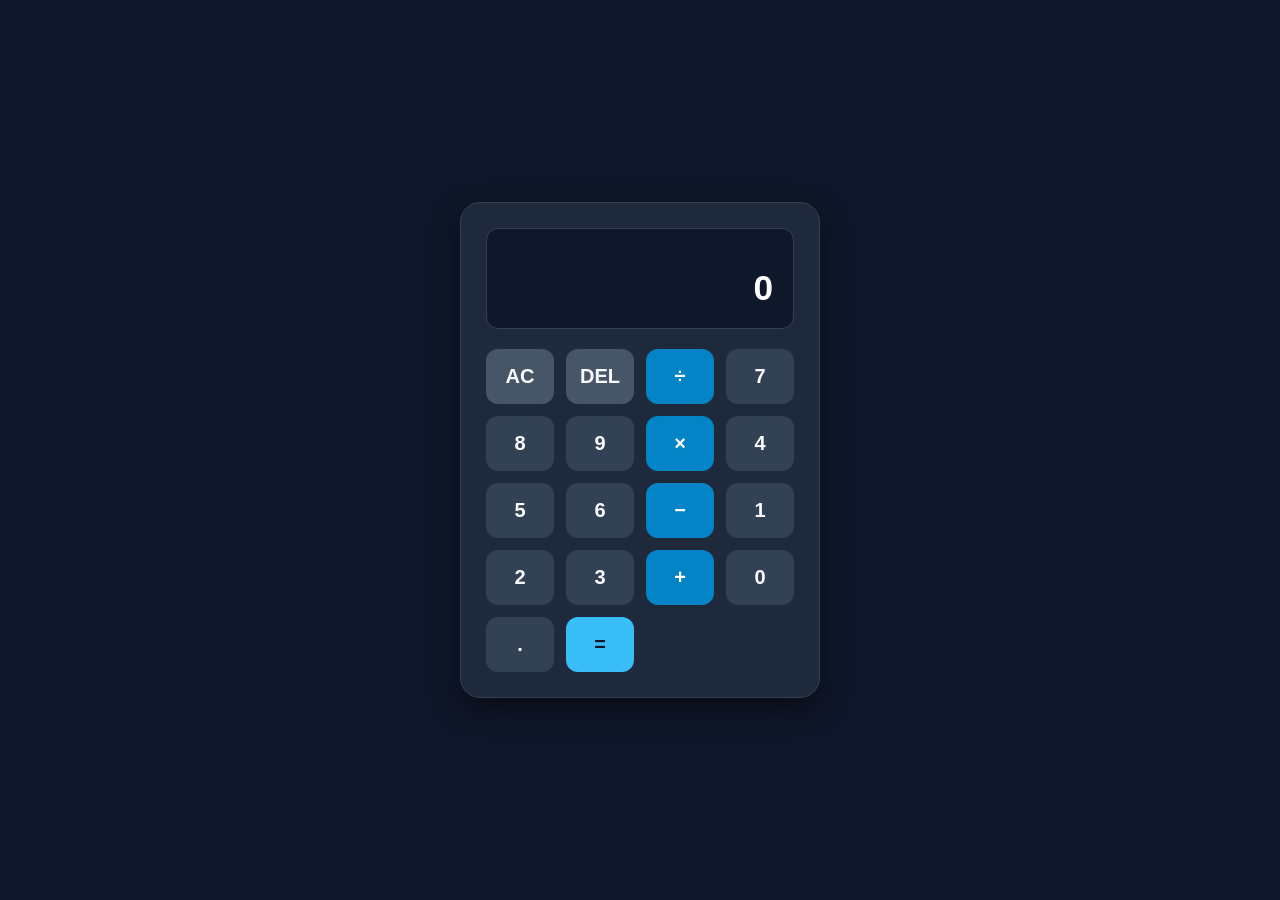
<file: index.html>
<!DOCTYPE html>
<html lang="en">
<head>
  <meta charset="UTF-8">
  <meta name="viewport" content="width=device-width, initial-scale=1.0">
  <title>Calculator - CodeAlpha Task 2</title>
  <link rel="stylesheet" href="style.css">
</head>
<body>

  <div class="calculator-container">
    <div class="calculator">
      <!-- Display Screen -->
      <div class="display">
        <div class="previous-operand" id="previousOperand"></div>
        <div class="current-operand" id="currentOperand">0</div>
      </div>

      <!-- Keypad Buttons -->
      <div class="buttons-grid">
        <button class="btn action-btn" id="clearBtn">AC</button>
        <button class="btn action-btn" id="deleteBtn">DEL</button>
        <button class="btn operator-btn" data-operator="÷">÷</button>

        <button class="btn number-btn">7</button>
        <button class="btn number-btn">8</button>
        <button class="btn number-btn">9</button>
        <button class="btn operator-btn" data-operator="×">×</button>

        <button class="btn number-btn">4</button>
        <button class="btn number-btn">5</button>
        <button class="btn number-btn">6</button>
        <button class="btn operator-btn" data-operator="-">−</button>

        <button class="btn number-btn">1</button>
        <button class="btn number-btn">2</button>
        <button class="btn number-btn">3</button>
        <button class="btn operator-btn" data-operator="+">+</button>

        <button class="btn number-btn zero-btn">0</button>
        <button class="btn number-btn">.</button>
        <button class="btn equals-btn" id="equalsBtn">=</button>
      </div>
    </div>
  </div>

  <script src="script.js"></script>
</body>
</html>
</file>
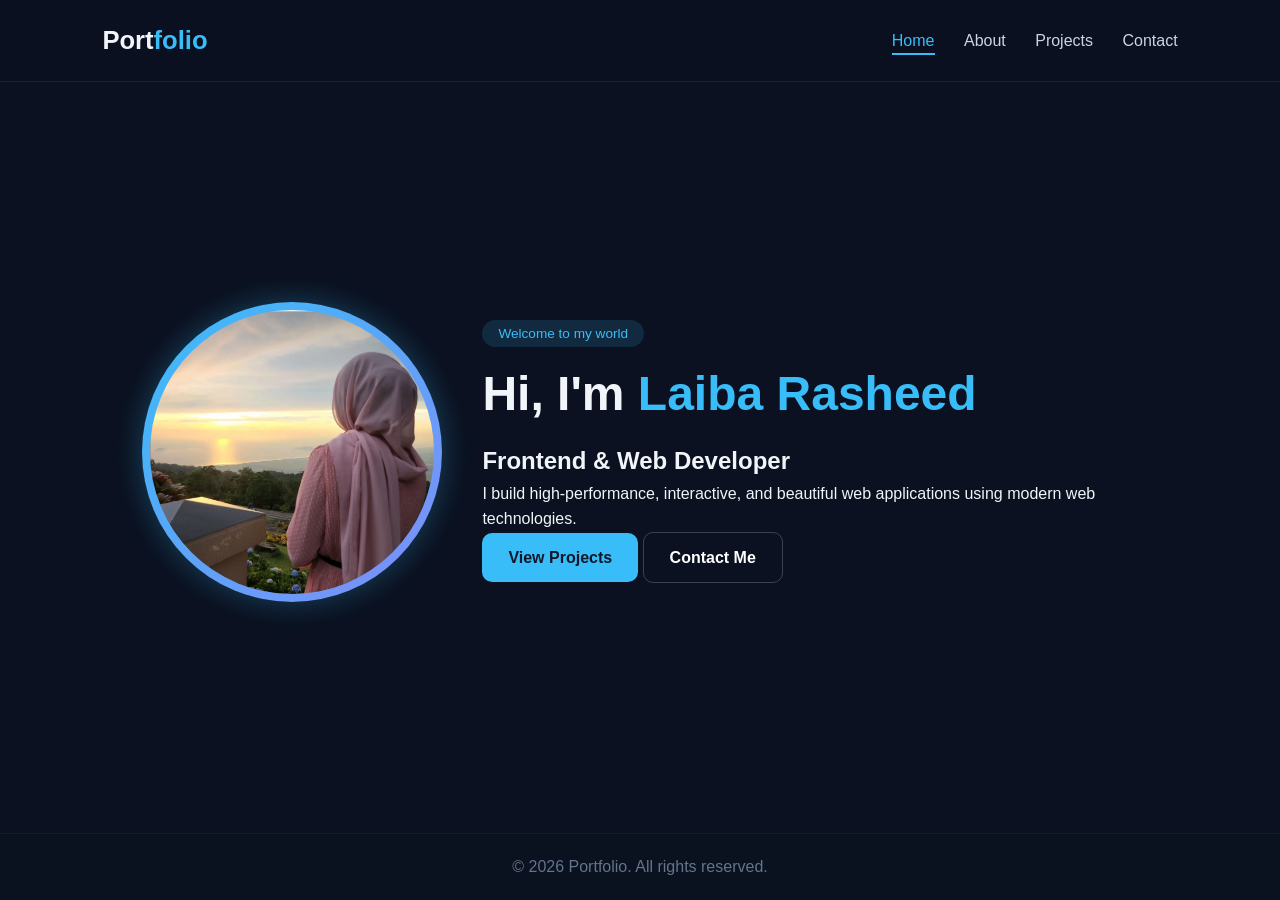
<file: Task 3/index.html>
<!DOCTYPE html>
<html lang="en">
<head>
    <meta charset="UTF-8">
    <meta name="viewport" content="width=device-width, initial-scale=1.0">
    <title>Home | My Portfolio</title>
    <link rel="stylesheet" href="style.css">
</head>
<body>
    <header>
        <div class="logo">Port<span>folio</span></div>
        <nav>
            <a href="index.html" class="nav-link active">Home</a>
            <a href="about.html" class="nav-link">About</a>
            <a href="projects.html" class="nav-link">Projects</a>
            <a href="contact.html" class="nav-link">Contact</a>
        </nav>
    </header>

    <section class="hero-section">
        <!-- Background Overlay for Dark Tint/Readability -->
        <div class="hero-bg-overlay"></div>

        <div class="hero-image">
            <div class="img-box">
                <img src="pick.jpg" alt="Profile Picture">
            </div>
        </div>
        <div class="hero-content">
            <span class="badge">Welcome to my world</span>
            <h1>Hi, I'm <span class="highlight">Laiba Rasheed</span></h1>
            <h2>Frontend & Web Developer</h2>
            <p>I build high-performance, interactive, and beautiful web applications using modern web technologies.</p>
            <div class="hero-btns">
                <a href="projects.html" class="btn btn-primary">View Projects</a>
                <a href="contact.html" class="btn btn-secondary">Contact Me</a>
            </div>
        </div>
    </section>

    <footer>
        <p>&copy; 2026 Portfolio. All rights reserved.</p>
    </footer>
</body>
</html>
</file>
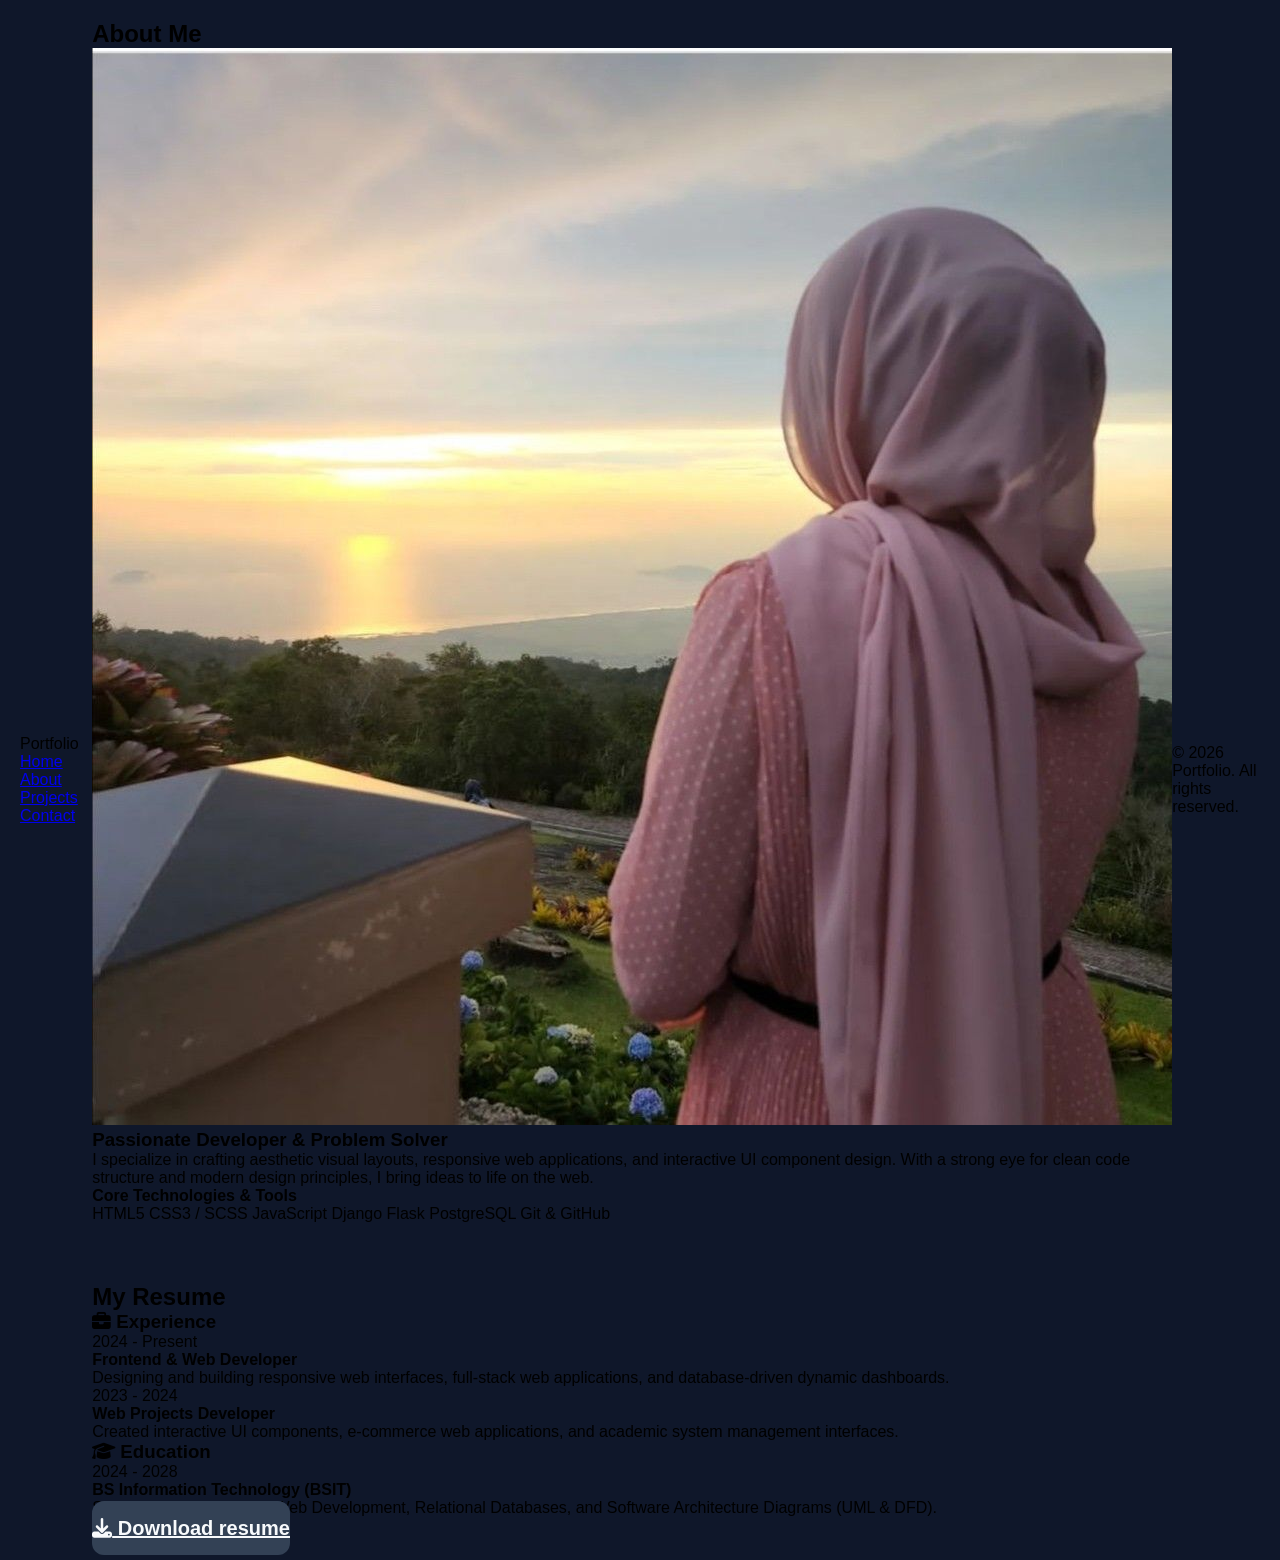
<file: about.html>
<!DOCTYPE html>
<html lang="en">
<head>
    <meta charset="UTF-8">
    <meta name="viewport" content="width=device-width, initial-scale=1.0">
    <title>About & Experience | My Portfolio</title>
    <!-- Font Awesome Icons -->
    <link rel="stylesheet" href="https://cdnjs.cloudflare.com/ajax/libs/font-awesome/6.4.0/css/all.min.css">
    <link rel="stylesheet" href="style.css">
</head>
<body>

    <!-- Header Navigation -->
    <header>
        <div class="logo">Port<span>folio</span></div>
        <nav>
            <a href="index.html" class="nav-link">Home</a>
            <a href="about.html" class="nav-link active">About</a>
            <a href="projects.html" class="nav-link">Projects</a>
            <a href="contact.html" class="nav-link">Contact</a>
        </nav>
    </header>

    <section class="page-container">
        <h2 class="section-title">About <span>Me</span></h2>
        
        <!-- 1. Bio & Skills Section with Left Profile Image -->
        <div class="about-card">
            <div class="profile-img-box">
                <img src="pick.jpg" alt="Profile Picture">
            </div>

            <div class="about-content">
                <h3>Passionate Developer & Problem Solver</h3>
                <p>I specialize in crafting aesthetic visual layouts, responsive web applications, and interactive UI component design. With a strong eye for clean code structure and modern design principles, I bring ideas to life on the web.</p>
                
                <div class="skills-section">
                    <h4>Core Technologies & Tools</h4>
                    <div class="skill-tags">
                        <span>HTML5</span>
                        <span>CSS3 / SCSS</span>
                        <span>JavaScript</span>
                        <span>Django</span>
                        <span>Flask</span>
                        <span>PostgreSQL</span>
                        <span>Git & GitHub</span>
                    </div>
                </div>
            </div>
        </div>

        <!-- 2. Integrated Resume / Experience Section -->
        <h2 class="section-title" style="margin-top: 60px;">My <span>Resume</span></h2>
        
        <div class="resume-container">
            <!-- Experience Timeline -->
            <div class="timeline">
                <h3><i class="fa-solid fa-briefcase"></i> Experience</h3>
                <div class="timeline-item">
                    <span class="date">2024 - Present</span>
                    <h4>Frontend & Web Developer</h4>
                    <p>Designing and building responsive web interfaces, full-stack web applications, and database-driven dynamic dashboards.</p>
                </div>
                <div class="timeline-item">
                    <span class="date">2023 - 2024</span>
                    <h4>Web Projects Developer</h4>
                    <p>Created interactive UI components, e-commerce web applications, and academic system management interfaces.</p>
                </div>
            </div>

            <!-- Education Timeline -->
            <div class="timeline">
                <h3><i class="fa-solid fa-graduation-cap"></i> Education</h3>
                <div class="timeline-item">
                    <span class="date">2024 - 2028</span>
                    <h4>BS Information Technology (BSIT)</h4>
                    <p>Specializing in Front-End Web Development, Relational Databases, and Software Architecture Diagrams (UML & DFD).</p>
                </div>
            </div>
        </div>

        <!-- Resume Download Button -->
       <div class="resume-download">
    <a href="resume.pdf" download="My_Resume.pdf" class="btn btn-primary">
        <i class="fas fa-download"></i> Download resume
    </a>
</div>
    </section>

    <!-- Footer -->
    <footer>
        <p>&copy; 2026 Portfolio. All rights reserved.</p>
    </footer>

</body>
</html>
</file>
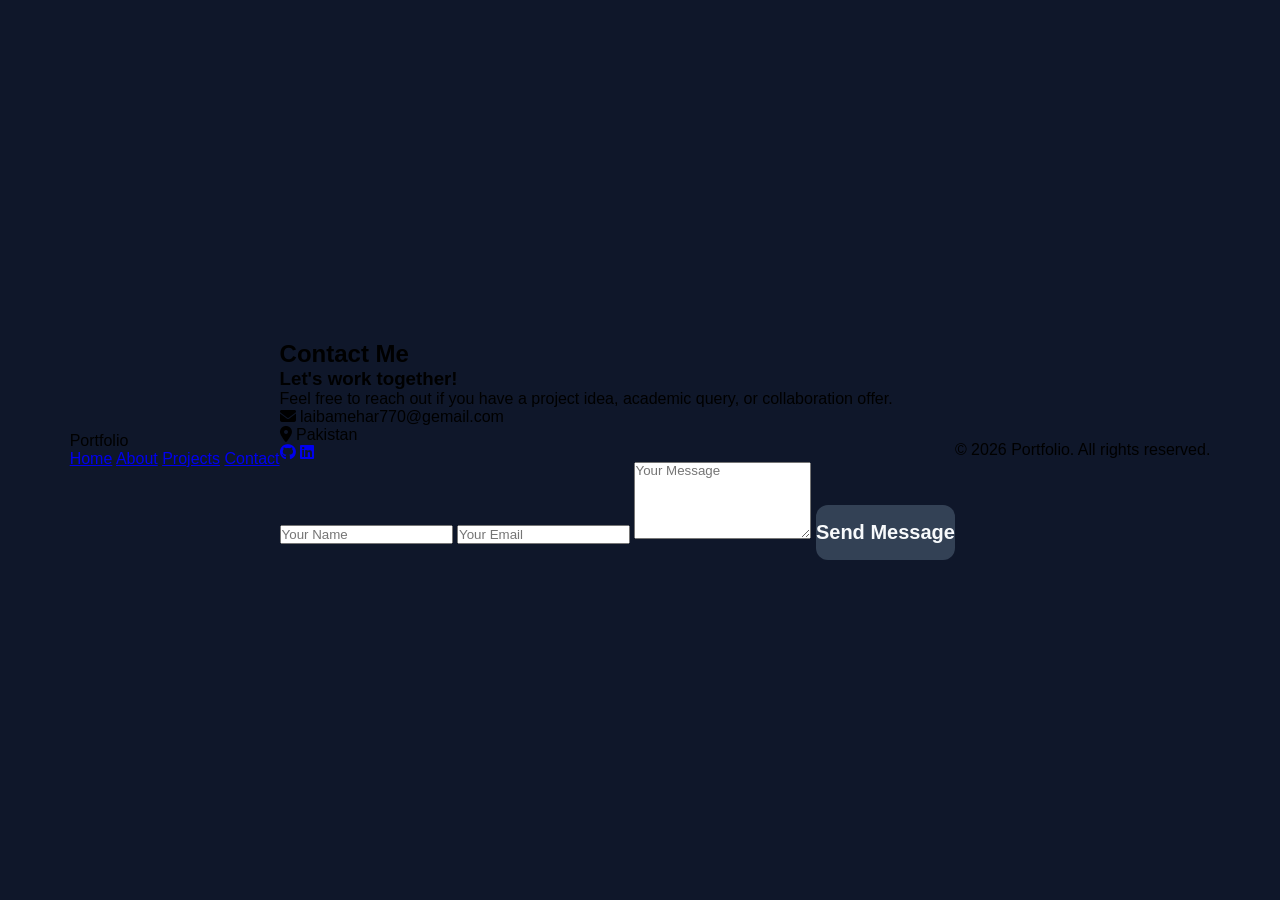
<file: contact.html>
<!DOCTYPE html>
<html lang="en">
<head>
    <meta charset="UTF-8">
    <meta name="viewport" content="width=device-width, initial-scale=1.0">
    <title>Contact Me | My Portfolio</title>
    <link rel="stylesheet" href="https://cdnjs.cloudflare.com/ajax/libs/font-awesome/6.4.0/css/all.min.css">
    <link rel="stylesheet" href="style.css">
</head>
<body>
    <header>
        <div class="logo">Port<span>folio</span></div>
        <nav>
            <a href="index.html" class="nav-link">Home</a>
            <a href="about.html" class="nav-link">About</a>
            <a href="projects.html" class="nav-link">Projects</a>
            <a href="contact.html" class="nav-link active">Contact</a>
        </nav>
    </header>

    <section class="page-container">
        <h2 class="section-title">Contact <span>Me</span></h2>
        <div class="contact-container">
            <div class="contact-info">
                <h3>Let's work together!</h3>
                <p>Feel free to reach out if you have a project idea, academic query, or collaboration offer.</p>
                <div class="info-item">
                    <i class="fa-solid fa-envelope"></i>
                    <span>laibamehar770@gemail.com</span>
                </div>
                <div class="info-item">
                    <i class="fa-solid fa-location-dot"></i>
                    <span>Pakistan</span>
                </div>
                <div class="social-links">
                    <a href="#"><i class="fa-brands fa-github"></i></a>
                    <a href="#"><i class="fa-brands fa-linkedin"></i></a>
                </div>
            </div>

            <form id="contactForm" class="contact-form">
                <!-- Message Sent Success Alert (Default Hidden) -->
                <div id="successAlert" class="success-alert" style="display: none;">
                    <i class="fa-solid fa-circle-check"></i> Thank you! Your message has been sent successfully.
                </div>

                <input type="text" placeholder="Your Name" required>
                <input type="email" placeholder="Your Email" required>
                <textarea rows="5" placeholder="Your Message" required></textarea>
                <button type="submit" class="btn btn-primary">Send Message</button>
            </form>
        </div>
    </section>

    <footer>
        <p>&copy; 2026 Portfolio. All rights reserved.</p>
    </footer>

    <!-- Form Submit Action Script -->
    <script>
        document.getElementById('contactForm').addEventListener('submit', function(e) {
            e.preventDefault(); // Reload hone se rokta hai

            const alertBox = document.getElementById('successAlert');
            alertBox.style.display = 'flex'; // Alert Box Show karega

            this.reset(); // Input fields clear karega

            // 4 Seconds baad message automatically hide ho jaye ga
            setTimeout(() => {
                alertBox.style.display = 'none';
            }, 4000);
        });
    </script>
</body>
</html>
</file>
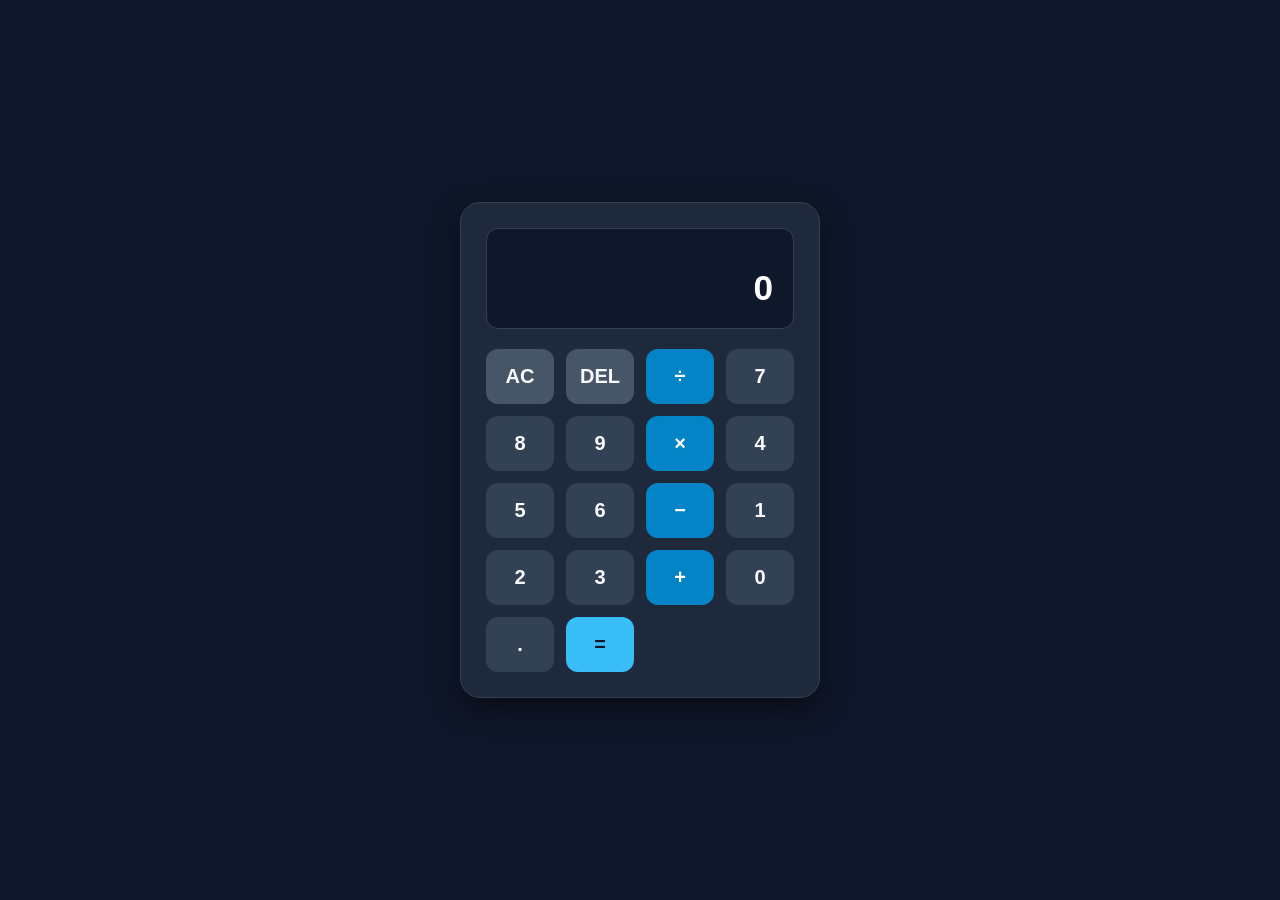
<file: Home.html>
<!DOCTYPE html>
<html lang="en">
<head>
  <meta charset="UTF-8">
  <meta name="viewport" content="width=device-width, initial-scale=1.0">
  <title>Calculator - CodeAlpha Task 2</title>
  <link rel="stylesheet" href="style.css">
</head>
<body>

  <div class="calculator-container">
    <div class="calculator">
      <!-- Display Screen -->
      <div class="display">
        <div class="previous-operand" id="previousOperand"></div>
        <div class="current-operand" id="currentOperand">0</div>
      </div>

      <!-- Keypad Buttons -->
      <div class="buttons-grid">
        <button class="btn action-btn" id="clearBtn">AC</button>
        <button class="btn action-btn" id="deleteBtn">DEL</button>
        <button class="btn operator-btn" data-operator="÷">÷</button>

        <button class="btn number-btn">7</button>
        <button class="btn number-btn">8</button>
        <button class="btn number-btn">9</button>
        <button class="btn operator-btn" data-operator="×">×</button>

        <button class="btn number-btn">4</button>
        <button class="btn number-btn">5</button>
        <button class="btn number-btn">6</button>
        <button class="btn operator-btn" data-operator="-">−</button>

        <button class="btn number-btn">1</button>
        <button class="btn number-btn">2</button>
        <button class="btn number-btn">3</button>
        <button class="btn operator-btn" data-operator="+">+</button>

        <button class="btn number-btn zero-btn">0</button>
        <button class="btn number-btn">.</button>
        <button class="btn equals-btn" id="equalsBtn">=</button>
      </div>
    </div>
  </div>

  <script src="script.js"></script>
</body>
</html>
</file>
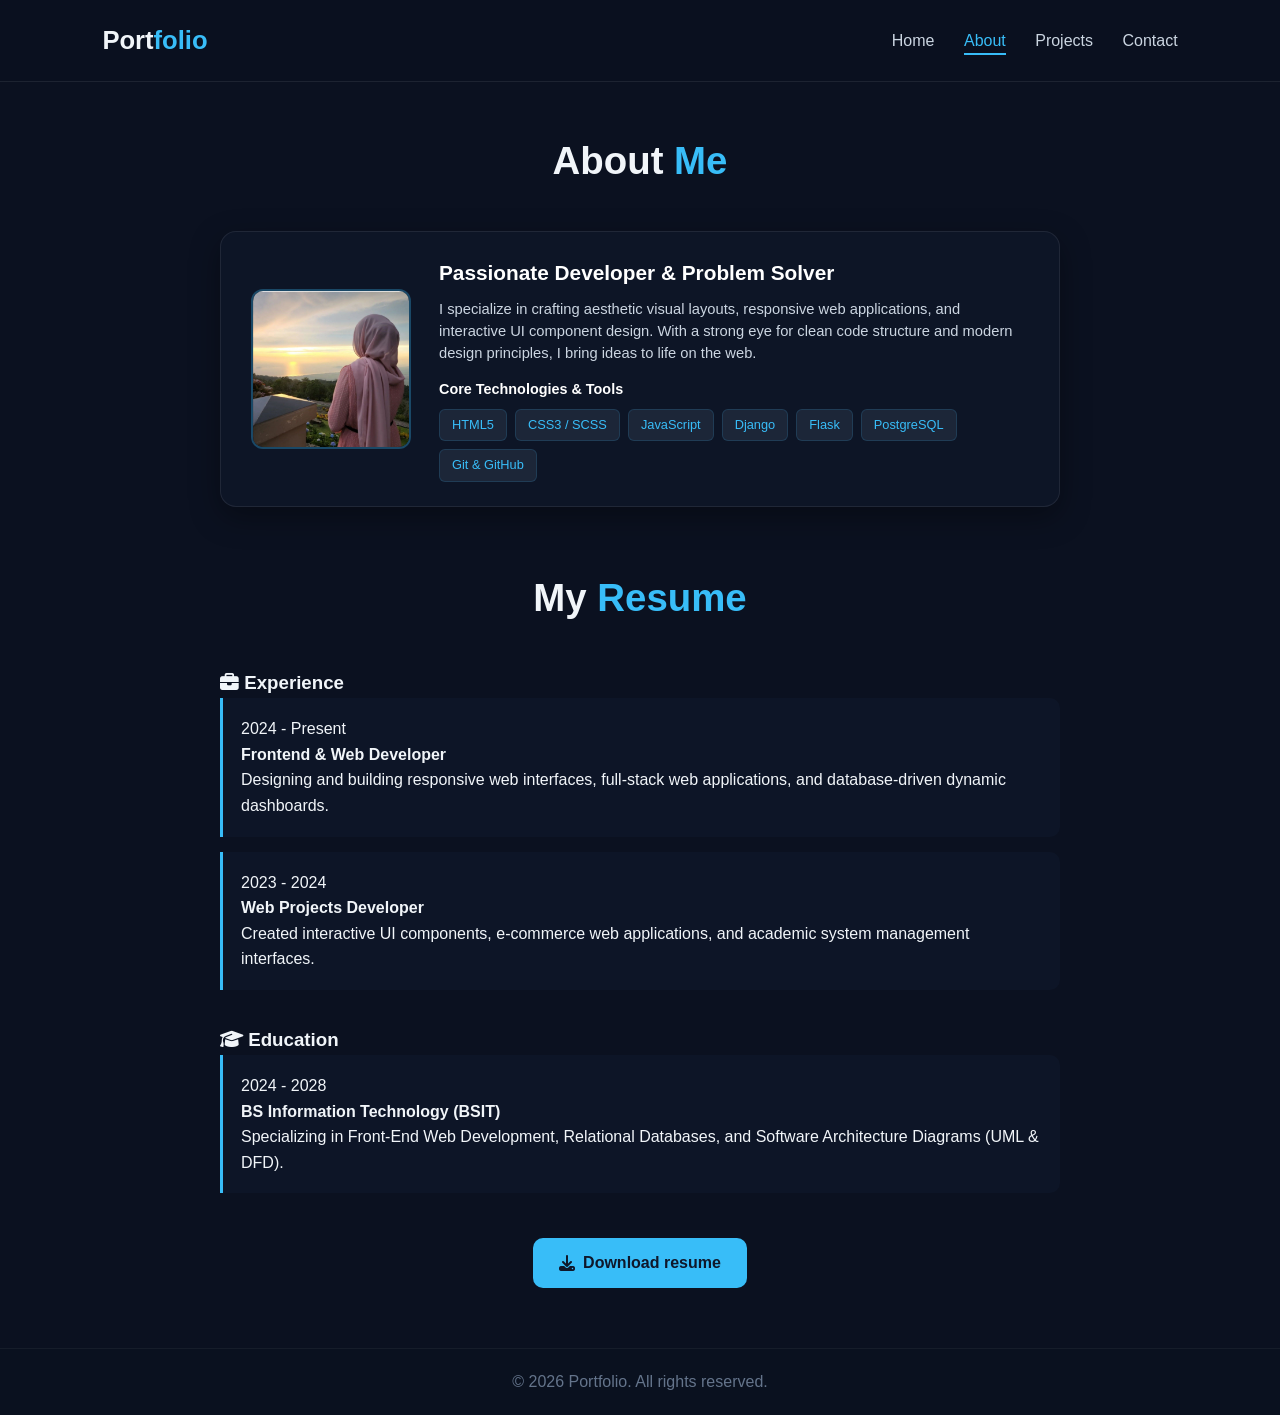
<file: Task 3/about.html>
<!DOCTYPE html>
<html lang="en">
<head>
    <meta charset="UTF-8">
    <meta name="viewport" content="width=device-width, initial-scale=1.0">
    <title>About & Experience | My Portfolio</title>
    <!-- Font Awesome Icons -->
    <link rel="stylesheet" href="https://cdnjs.cloudflare.com/ajax/libs/font-awesome/6.4.0/css/all.min.css">
    <link rel="stylesheet" href="style.css">
</head>
<body>

    <!-- Header Navigation -->
    <header>
        <div class="logo">Port<span>folio</span></div>
        <nav>
            <a href="index.html" class="nav-link">Home</a>
            <a href="about.html" class="nav-link active">About</a>
            <a href="projects.html" class="nav-link">Projects</a>
            <a href="contact.html" class="nav-link">Contact</a>
        </nav>
    </header>

    <section class="page-container">
        <h2 class="section-title">About <span>Me</span></h2>
        
        <!-- 1. Bio & Skills Section with Left Profile Image -->
        <div class="about-card">
            <div class="profile-img-box">
                <img src="pick.jpg" alt="Profile Picture">
            </div>

            <div class="about-content">
                <h3>Passionate Developer & Problem Solver</h3>
                <p>I specialize in crafting aesthetic visual layouts, responsive web applications, and interactive UI component design. With a strong eye for clean code structure and modern design principles, I bring ideas to life on the web.</p>
                
                <div class="skills-section">
                    <h4>Core Technologies & Tools</h4>
                    <div class="skill-tags">
                        <span>HTML5</span>
                        <span>CSS3 / SCSS</span>
                        <span>JavaScript</span>
                        <span>Django</span>
                        <span>Flask</span>
                        <span>PostgreSQL</span>
                        <span>Git & GitHub</span>
                    </div>
                </div>
            </div>
        </div>

        <!-- 2. Integrated Resume / Experience Section -->
        <h2 class="section-title" style="margin-top: 60px;">My <span>Resume</span></h2>
        
        <div class="resume-container">
            <!-- Experience Timeline -->
            <div class="timeline">
                <h3><i class="fa-solid fa-briefcase"></i> Experience</h3>
                <div class="timeline-item">
                    <span class="date">2024 - Present</span>
                    <h4>Frontend & Web Developer</h4>
                    <p>Designing and building responsive web interfaces, full-stack web applications, and database-driven dynamic dashboards.</p>
                </div>
                <div class="timeline-item">
                    <span class="date">2023 - 2024</span>
                    <h4>Web Projects Developer</h4>
                    <p>Created interactive UI components, e-commerce web applications, and academic system management interfaces.</p>
                </div>
            </div>

            <!-- Education Timeline -->
            <div class="timeline">
                <h3><i class="fa-solid fa-graduation-cap"></i> Education</h3>
                <div class="timeline-item">
                    <span class="date">2024 - 2028</span>
                    <h4>BS Information Technology (BSIT)</h4>
                    <p>Specializing in Front-End Web Development, Relational Databases, and Software Architecture Diagrams (UML & DFD).</p>
                </div>
            </div>
        </div>

        <!-- Resume Download Button -->
       <div class="resume-download">
    <a href="resume.pdf" download="My_Resume.pdf" class="btn btn-primary">
        <i class="fas fa-download"></i> Download resume
    </a>
</div>
    </section>

    <!-- Footer -->
    <footer>
        <p>&copy; 2026 Portfolio. All rights reserved.</p>
    </footer>

</body>
</html>
</file>
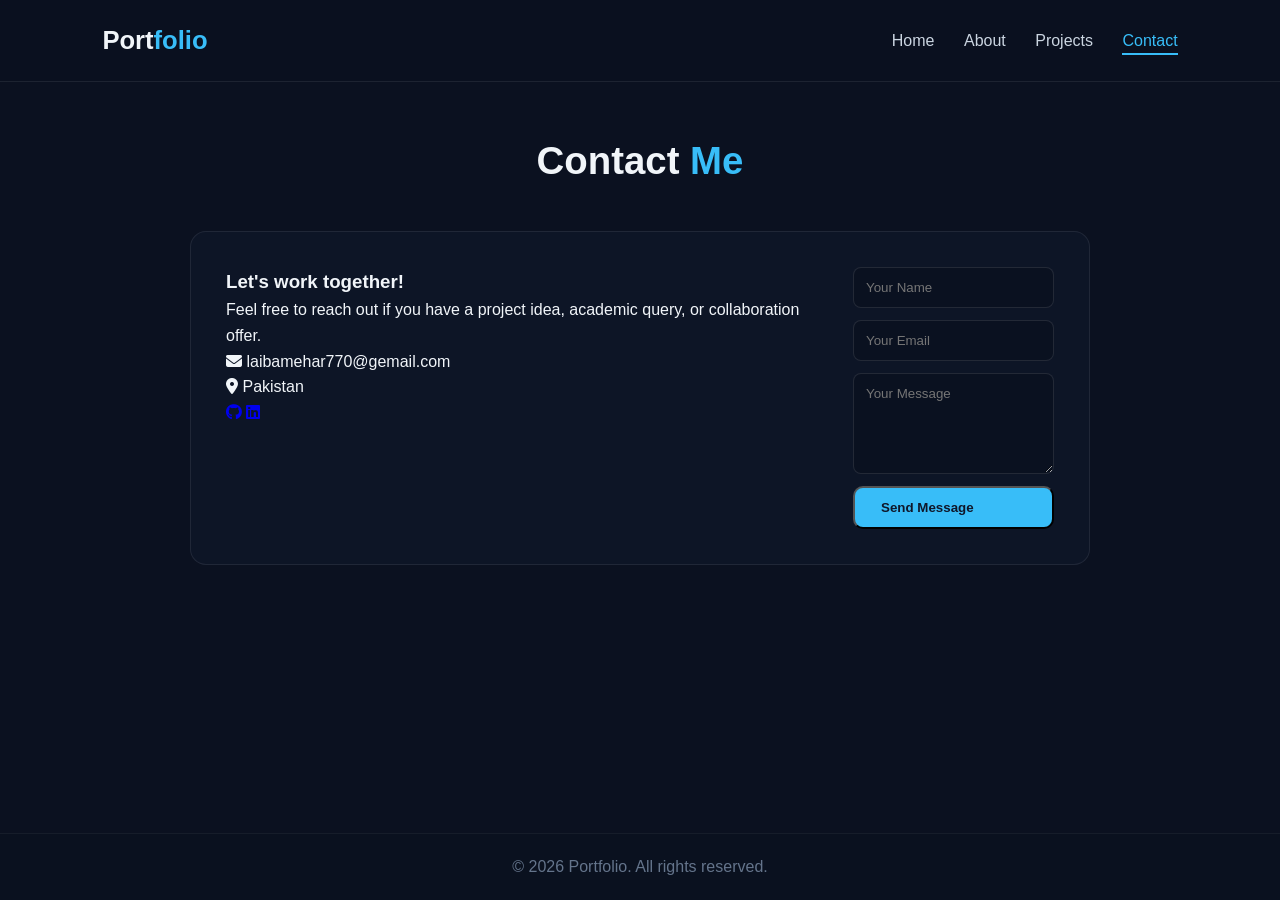
<file: Task 3/contact.html>
<!DOCTYPE html>
<html lang="en">
<head>
    <meta charset="UTF-8">
    <meta name="viewport" content="width=device-width, initial-scale=1.0">
    <title>Contact Me | My Portfolio</title>
    <link rel="stylesheet" href="https://cdnjs.cloudflare.com/ajax/libs/font-awesome/6.4.0/css/all.min.css">
    <link rel="stylesheet" href="style.css">
</head>
<body>
    <header>
        <div class="logo">Port<span>folio</span></div>
        <nav>
            <a href="index.html" class="nav-link">Home</a>
            <a href="about.html" class="nav-link">About</a>
            <a href="projects.html" class="nav-link">Projects</a>
            <a href="contact.html" class="nav-link active">Contact</a>
        </nav>
    </header>

    <section class="page-container">
        <h2 class="section-title">Contact <span>Me</span></h2>
        <div class="contact-container">
            <div class="contact-info">
                <h3>Let's work together!</h3>
                <p>Feel free to reach out if you have a project idea, academic query, or collaboration offer.</p>
                <div class="info-item">
                    <i class="fa-solid fa-envelope"></i>
                    <span>laibamehar770@gemail.com</span>
                </div>
                <div class="info-item">
                    <i class="fa-solid fa-location-dot"></i>
                    <span>Pakistan</span>
                </div>
                <div class="social-links">
                    <a href="#"><i class="fa-brands fa-github"></i></a>
                    <a href="#"><i class="fa-brands fa-linkedin"></i></a>
                </div>
            </div>

            <form id="contactForm" class="contact-form">
                <!-- Message Sent Success Alert (Default Hidden) -->
                <div id="successAlert" class="success-alert" style="display: none;">
                    <i class="fa-solid fa-circle-check"></i> Thank you! Your message has been sent successfully.
                </div>

                <input type="text" placeholder="Your Name" required>
                <input type="email" placeholder="Your Email" required>
                <textarea rows="5" placeholder="Your Message" required></textarea>
                <button type="submit" class="btn btn-primary">Send Message</button>
            </form>
        </div>
    </section>

    <footer>
        <p>&copy; 2026 Portfolio. All rights reserved.</p>
    </footer>

    <!-- Form Submit Action Script -->
    <script>
        document.getElementById('contactForm').addEventListener('submit', function(e) {
            e.preventDefault(); // Reload hone se rokta hai

            const alertBox = document.getElementById('successAlert');
            alertBox.style.display = 'flex'; // Alert Box Show karega

            this.reset(); // Input fields clear karega

            // 4 Seconds baad message automatically hide ho jaye ga
            setTimeout(() => {
                alertBox.style.display = 'none';
            }, 4000);
        });
    </script>
</body>
</html>
</file>
<file: style.css>
/* Reset and Base Styles */
* {
  margin: 0;
  padding: 0;
  box-sizing: border-box;
  font-family: 'Segoe UI', Tahoma, Geneva, Verdana, sans-serif;
}

body {
  background-color: #0f172a;
  min-height: 100vh;
  display: flex;
  justify-content: center;
  align-items: center;
  padding: 20px;
}

/* Calculator Wrapper */
.calculator-container {
  width: 100%;
  max-width: 360px;
}

.calculator {
  background-color: #1e293b;
  border-radius: 20px;
  padding: 25px;
  box-shadow: 0 10px 30px rgba(0, 0, 0, 0.5);
  border: 1px solid #334155;
}

/* Display Screen */
.display {
  background-color: #0f172a;
  border-radius: 12px;
  padding: 20px;
  text-align: right;
  margin-bottom: 20px;
  min-height: 90px;
  display: flex;
  flex-direction: column;
  justify-content: space-between;
  word-break: break-all;
  border: 1px solid #334155;
}

.previous-operand {
  color: #94a3b8;
  font-size: 1rem;
  min-height: 1.2rem;
}

.current-operand {
  color: #ffffff;
  font-size: 2.2rem;
  font-weight: 600;
}

/* Keypad Grid Layout */
.buttons-grid {
  display: grid;
  grid-template-columns: repeat(4, 1fr);
  gap: 12px;
}

/* Button Base Styles */
.btn {
  border: none;
  outline: none;
  font-size: 1.25rem;
  font-weight: 600;
  border-radius: 12px;
  padding: 16px 0;
  cursor: pointer;
  background-color: #334155;
  color: #f8fafc;
  transition: all 0.2s ease;
  user-select: none;
}

.btn:hover {
  filter: brightness(1.2);
  transform: translateY(-2px);
}

.btn:active {
  transform: translateY(0);
}

/* Button Specific Styling */
.action-btn {
  background-color: #475569;
  color: #f8fafc;
}

.operator-btn {
  background-color: #0284c7;
  color: #ffffff;
}

.equals-btn {
  background-color: #38bdf8;
  color: #0f172a;
}

.zero-btn {
  grid-column: span 1;
}

/* Clear (AC) hover accent */
#clearBtn:hover {
  background-color: #ef4444;
  color: #ffffff;
}
</file>
<file: Task 3/style.css>
/* Shared CSS */
* {
    margin: 0;
    padding: 0;
    box-sizing: border-box;
    font-family: 'Segoe UI', Tahoma, Geneva, Verdana, sans-serif;
}

/* 1. Body: Solid Dark Color for All Pages */
body {
    background-color: #0b1120;
    color: #f1f5f9;
    line-height: 1.6;
    display: flex;
    flex-direction: column;
    min-height: 100vh;
}

/* Header & Navigation */
header {
    position: fixed;
    top: 0;
    width: 100%;
    padding: 20px 8%;
    display: flex;
    justify-content: space-between;
    align-items: center;
    background: rgba(11, 17, 32, 0.9);
    backdrop-filter: blur(12px);
    z-index: 1000;
    border-bottom: 1px solid rgba(255, 255, 255, 0.08);
}

.logo {
    font-size: 1.6rem;
    font-weight: 700;
}
.logo span {
    color: #38bdf8;
}

nav a {
    color: #cbd5e1;
    text-decoration: none;
    margin-left: 25px;
    font-size: 1rem;
    font-weight: 500;
    transition: 0.3s;
}

nav a:hover, nav a.active {
    color: #38bdf8;
    border-bottom: 2px solid #38bdf8;
    padding-bottom: 4px;
}

.hero-section, .page-container {
    padding: 130px 8% 60px;
    flex: 1;
}

.section-title {
    font-size: 2.4rem;
    text-align: center;
    margin-bottom: 40px;
}
.section-title span {
    color: #38bdf8;
}

/* 2. Background Image ONLY for Hero/Home Page */
.hero-section {
    display: flex;
    align-items: center;
    justify-content: space-between;
    gap: 40px;
    background-image: linear-gradient(rgba(11, 17, 32, 0.55), rgba(11, 17, 32, 0.55)), 
                      url('https://images.unsplash.com/photo-1555066931-4365d14bab8c?q=80&w=1920&auto=format&fit=crop');
    background-size: cover;
    background-position: center;
    background-repeat: no-repeat;
    border-radius: 0 0 20px 20px;
}

.img-box {
    width: 300px;
    height: 300px;
    border-radius: 50%;
    padding: 8px;
    background: linear-gradient(135deg, #38bdf8, #818cf8);
    box-shadow: 0 0 30px rgba(56, 189, 248, 0.3);
}

.img-box img {
    width: 100%;
    height: 100%;
    object-fit: cover;
    border-radius: 50%;
}

.hero-content h1 { font-size: 3rem; margin: 10px 0; }
.highlight { color: #38bdf8; }
.badge { background: rgba(56, 189, 248, 0.15); color: #38bdf8; padding: 6px 16px; border-radius: 20px; font-size: 0.85rem; }

/* Buttons */
.btn {
    padding: 12px 26px;
    border-radius: 10px;
    text-decoration: none;
    font-weight: 600;
    display: inline-flex;
    gap: 8px;
    align-items: center;
}
.btn-primary { background: #38bdf8; color: #0f172a; }
.btn-secondary { border: 1px solid rgba(255, 255, 255, 0.2); color: #fff; }

/* About Card */
.about-card {
    display: flex;
    align-items: center;
    gap: 28px;
    background: rgba(15, 23, 42, 0.7);
    border: 1px solid rgba(255, 255, 255, 0.08);
    border-radius: 16px;
    padding: 24px 30px;
    max-width: 840px;
    margin: 0 auto;
    box-shadow: 0 10px 30px rgba(0, 0, 0, 0.35);
}

.profile-img-box {
    flex-shrink: 0;
    width: 160px;
    height: 160px;
    border-radius: 12px;
    overflow: hidden;
    border: 2px solid rgba(56, 189, 248, 0.3);
}

.profile-img-box img {
    width: 100%;
    height: 100%;
    object-fit: cover;
    display: block;
}

.about-content {
    flex: 1;
}

.about-content h3 {
    font-size: 1.3rem;
    color: #ffffff;
    margin-bottom: 8px;
}

.about-content p {
    font-size: 0.92rem;
    color: #cbd5e1;
    line-height: 1.5;
    margin-bottom: 14px;
}

.skills-section h4 {
    font-size: 0.9rem;
    color: #ffffff;
    margin-bottom: 8px;
}

.skill-tags {
    display: flex;
    flex-wrap: wrap;
    gap: 8px;
}

.skill-tags span {
    background: rgba(30, 41, 59, 0.9);
    color: #38bdf8;
    padding: 5px 12px;
    border-radius: 6px;
    font-size: 0.8rem;
    border: 1px solid rgba(56, 189, 248, 0.15);
}

/* Projects Grid */
.projects-grid { 
    display: grid; 
    grid-template-columns: repeat(auto-fit, minmax(280px, 1fr)); 
    gap: 25px; 
}
.project-card { 
    background: rgba(15, 23, 42, 0.7); 
    border: 1px solid rgba(255, 255, 255, 0.08); 
    border-radius: 14px; 
    overflow: hidden; 
}
.card-img img { width: 100%; height: 180px; object-fit: cover; }
.card-body { padding: 20px; }
.tags { display: flex; gap: 6px; margin: 12px 0; }
.tags span { font-size: 0.75rem; background: rgba(255, 255, 255, 0.05); padding: 4px 8px; border-radius: 4px; }
.card-btn { text-decoration: none; padding: 6px 14px; background: #38bdf8; color: #0b1120; border-radius: 6px; font-weight: 600; font-size: 0.85rem; }

/* Resume & Contact Sections */
.resume-container {
    max-width: 840px;
    margin: 0 auto;
    display: flex;
    flex-direction: column;
    gap: 20px;
}

.timeline-item { 
    background: rgba(15, 23, 42, 0.7); 
    border-left: 3px solid #38bdf8; 
    padding: 18px; 
    margin-bottom: 15px; 
    border-radius: 0 10px 10px 0; 
}

.resume-download {
    text-align: center;
    margin-top: 30px;
}

.contact-container { 
    background: rgba(15, 23, 42, 0.7);
    border: 1px solid rgba(255, 255, 255, 0.08);
    padding: 35px;
    border-radius: 16px;
    max-width: 900px;
    margin: 0 auto;
    display: flex; 
    gap: 30px; 
}

.contact-form { flex: 1; display: flex; flex-direction: column; gap: 12px; }
.contact-form input, .contact-form textarea { 
    padding: 12px; 
    background: rgba(11, 17, 32, 0.8); 
    border: 1px solid rgba(255, 255, 255, 0.1); 
    border-radius: 8px; 
    color: #fff; 
}

/* Footer */
footer { 
    text-align: center; 
    padding: 20px; 
    border-top: 1px solid rgba(255, 255, 255, 0.05); 
    background: rgba(11, 17, 32, 0.9);
    color: #64748b; 
    margin-top: auto; 
}

/* Responsive Styles */
@media (max-width: 640px) {
    .about-card {
        flex-direction: column;
        text-align: center;
        padding: 20px;
    }
    
    .profile-img-box {
        width: 130px;
        height: 130px;
    }

    .skill-tags {
        justify-content: center;
    }

    .hero-section {
        flex-direction: column;
        text-align: center;
    }
}

/* Card Button Pointer Fix */
.card-btn {
    border: none;
    cursor: pointer;
    display: inline-flex;
    align-items: center;
    gap: 6px;
}

/* Modal Popup Background Overlay */
.modal {
    display: none;
    position: fixed;
    top: 0;
    left: 0;
    width: 100%;
    height: 100%;
    background: rgba(11, 17, 32, 0.85);
    backdrop-filter: blur(8px);
    z-index: 2000;
    justify-content: center;
    align-items: center;
    padding: 20px;
}

/* Modal Content Box */
.modal-content {
    background: #0f172a;
    border: 1px solid rgba(56, 189, 248, 0.3);
    border-radius: 16px;
    padding: 30px;
    max-width: 550px;
    width: 100%;
    position: relative;
    box-shadow: 0 10px 40px rgba(0, 0, 0, 0.5);
    animation: modalPop 0.3s ease-out forwards;
}

.modal-content h3 {
    font-size: 1.5rem;
    color: #38bdf8;
    margin-bottom: 12px;
}

.modal-content p {
    font-size: 0.95rem;
    color: #cbd5e1;
    line-height: 1.6;
    margin-bottom: 20px;
}

.modal-tags {
    display: flex;
    flex-wrap: wrap;
    gap: 8px;
}

.modal-tags span {
    background: rgba(30, 41, 59, 0.9);
    color: #38bdf8;
    padding: 6px 14px;
    border-radius: 6px;
    font-size: 0.8rem;
    border: 1px solid rgba(56, 189, 248, 0.2);
}

.close-btn {
    position: absolute;
    top: 15px;
    right: 20px;
    font-size: 1.8rem;
    color: #cbd5e1;
    cursor: pointer;
    transition: 0.2s;
}

.close-btn:hover {
    color: #38bdf8;
}

@keyframes modalPop {
    from {
        opacity: 0;
        transform: scale(0.9);
    }
    to {
        opacity: 1;
        transform: scale(1);
    }
}

/* Contact Alert Box */
.success-alert {
    background: rgba(34, 197, 94, 0.15);
    color: #4ade80;
    border: 1px solid rgba(34, 197, 94, 0.4);
    padding: 12px 16px;
    border-radius: 8px;
    font-size: 0.9rem;
    align-items: center;
    gap: 10px;
    margin-bottom: 8px;
    animation: alertFade 0.4s ease-in-out;
}

@keyframes alertFade {
    from { opacity: 0; transform: translateY(-8px); }
    to { opacity: 1; transform: translateY(0); }
}
</file>
